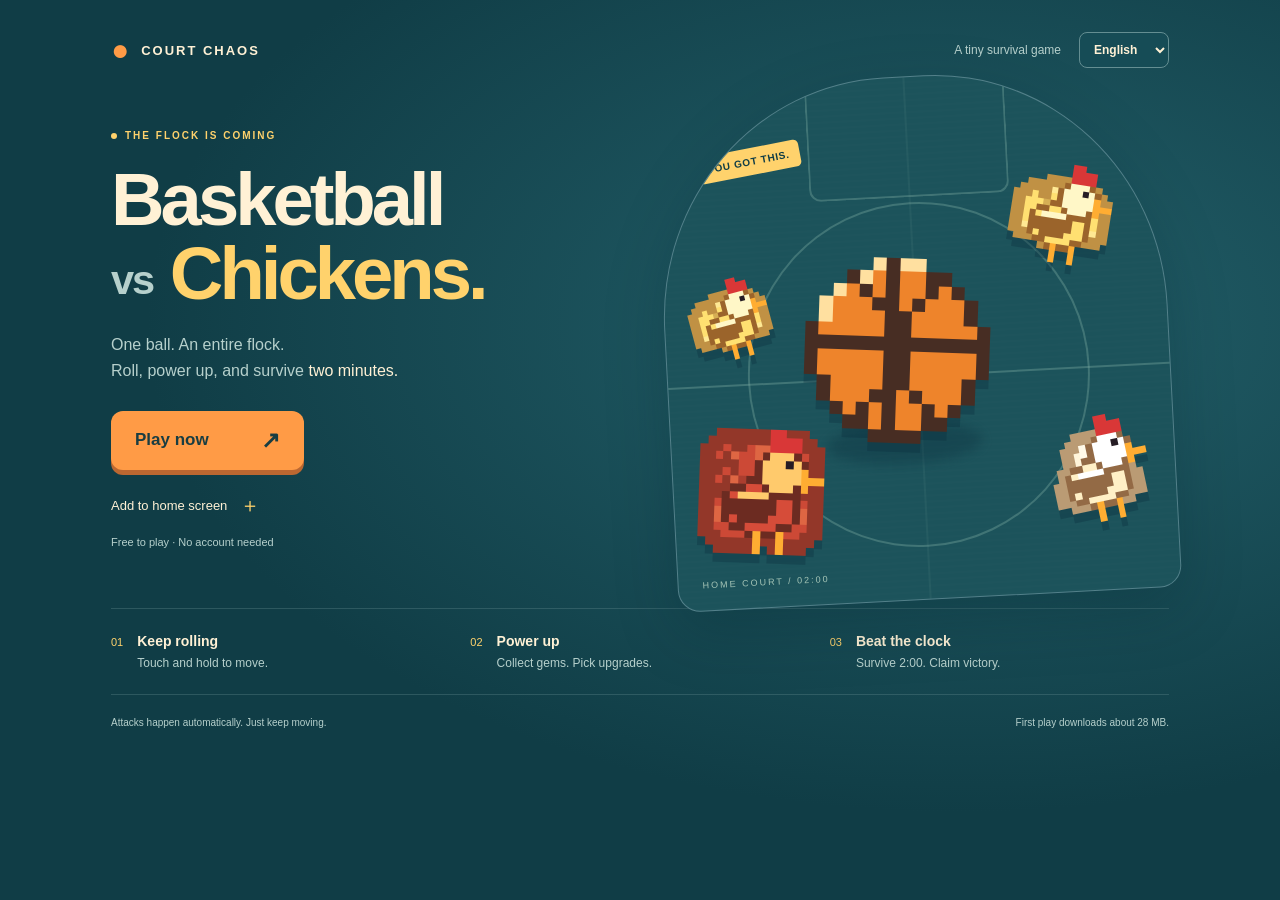
<file: index.html>
<!doctype html>
<html lang="en">
<head>
  <meta charset="utf-8">
  <meta name="viewport" content="width=device-width,initial-scale=1,viewport-fit=cover">
  <meta name="theme-color" content="#103d46">
  <meta name="apple-mobile-web-app-capable" content="yes">
  <meta name="apple-mobile-web-app-title" content="Basketball vs Chickens">
  <meta name="description" content="One basketball. An entire flock. Roll, power up and survive two minutes.">
  <title>Basketball vs Chickens</title>
  <link rel="manifest" href="manifest.webmanifest">
  <link rel="icon" href="icon-192.png" type="image/png">
  <link rel="apple-touch-icon" href="icon-192.png">
  <link rel="stylesheet" href="launcher.css?v=6">
  <script src="locale.js?v=7" defer></script>
  <script src="launcher.js?v=6" defer></script>
</head>
<body>
  <main class="cover">
    <header><a class="brand" href="./" aria-label="Basketball vs Chickens home"><span class="brand-ball" aria-hidden="true">●</span> <span data-i18n="brand">COURT CHAOS</span></a><div class="header-tools"><span class="edition" data-i18n="edition">A tiny survival game</span><label class="language-label"><span class="sr-only" data-i18n="language">Language</span><select id="language" aria-label="Language"><option value="en">English</option><option value="zh">简体中文</option></select></label></div></header>
    <div class="content">
      <div class="intro">
        <p class="eyebrow"><span></span> <span data-i18n="eyebrow">THE FLOCK IS COMING</span></p>
        <h1><span data-i18n="basketball">Basketball</span><br><span class="vs" data-i18n="vs">vs</span> <span class="yellow" data-i18n="chickens">Chickens.</span></h1>
        <p class="tagline"><span data-i18n="tagline">One ball. An entire flock.</span><br><span data-i18n="tagline2">Roll, power up, and survive </span><strong data-i18n="twoMinutes">two minutes.</strong></p>
        <div class="actions"><a class="play" href="play.html"><span data-i18n="play">Play now</span> <span aria-hidden="true">↗</span></a><button id="install" class="install" type="button"><span data-i18n="install">Add to home screen</span> <span aria-hidden="true">＋</span></button></div>
        <p class="small-note"><span data-i18n="free">Free to play · No account needed</span></p>
      </div>
      <div class="court" role="img" aria-label="A basketball faces a flock of pixel chickens on a basketball court">
        <div class="court-line"></div><div class="court-circle"></div><div class="key"></div>
        <span class="court-label"><span data-i18n="court">HOME COURT / 02:00</span></span>
        <div class="hero-shadow"></div><img class="hero" src="launcher-art/hero.png" alt="" width="180" height="180">
        <img class="chick c1" src="launcher-art/bat.png" alt="" width="84" height="84"><img class="chick c2" src="launcher-art/slime.png" alt="" width="88" height="88"><img class="chick c3" src="launcher-art/bat.png" alt="" width="66" height="66"><img class="boss" src="launcher-art/demon.png" alt="" width="108" height="108">
        <span class="badge"><span data-i18n="badge">YOU GOT THIS.</span></span>
      </div>
    </div>
    <section class="how" aria-label="How to play"><div><span class="step">01</span><p><strong data-i18n="step1">Keep rolling</strong><span data-i18n="step1text">Touch and hold to move.</span></p></div><div><span class="step">02</span><p><strong data-i18n="step2">Power up</strong><span data-i18n="step2text">Collect gems. Pick upgrades.</span></p></div><div><span class="step">03</span><p><strong data-i18n="step3">Beat the clock</strong><span data-i18n="step3text">Survive 2:00. Claim victory.</span></p></div></section>
    <footer><span data-i18n="auto">Attacks happen automatically. Just keep moving.</span><span data-i18n="download">First play downloads about 28 MB.</span></footer>
  </main>
  <dialog id="install-help" aria-labelledby="install-title"><button class="close" id="close-help" aria-label="Close instructions">×</button><img src="icon-192.png" width="64" height="64" alt=""><h2 id="install-title" data-i18n="installTitle">Your own game icon.</h2><p data-i18n="installIntro">Open this page in your phone's browser, then add it to your home screen.</p><ol><li data-i18n="ios">iPhone / Safari: tap Share, then Add to Home Screen. If shown, enable Open as Web App.</li><li data-i18n="android">Android: open the browser menu, then choose Install app or Add to Home screen.</li></ol><p class="hint" data-i18n="wechat">In WeChat? Use the top-right menu to open this link in your phone's browser first. Menu names vary by browser.</p><button id="done-help" class="play" type="button" data-i18n="gotIt">Got it</button></dialog>
</body>
</html>
</file>
<file: launcher.css>
:root{color-scheme:dark;--ink:#103d46;--cream:#fff1d5;--muted:#b6d0cc;--yellow:#ffd26c;--orange:#ff9b46}*{box-sizing:border-box}html{background:var(--ink)}body{margin:0;color:var(--cream);font-family:Arial,Helvetica,sans-serif;background:radial-gradient(ellipse at 75% 36%,#23606a 0,transparent 60%),var(--ink);min-height:100svh}button,a{-webkit-tap-highlight-color:transparent}button{font:inherit}a{color:inherit;text-decoration:none}button:focus-visible,a:focus-visible{outline:3px solid var(--yellow);outline-offset:6px}.cover{max-width:1150px;margin:auto;padding:32px 46px max(24px,env(safe-area-inset-bottom))}header{display:flex;align-items:center;justify-content:space-between;gap:18px}.brand{font-size:13px;font-weight:800;letter-spacing:2px;display:flex;align-items:center;gap:10px}.brand-ball{color:var(--orange);font-size:30px;line-height:.8}.edition{color:var(--muted);font-size:12px}.content{display:grid;grid-template-columns:1.04fr 1fr;align-items:center;gap:30px;min-height:540px}.eyebrow{font-size:10px;font-weight:700;letter-spacing:2px;color:var(--yellow);display:flex;align-items:center;gap:8px}.eyebrow>span:first-child{width:6px;height:6px;background:var(--yellow);border-radius:50%}h1{font-size:clamp(48px,5.8vw,76px);letter-spacing:-4px;line-height:.99;margin:22px 0;font-weight:900}.vs{font-size:.56em;color:var(--muted);vertical-align:middle;letter-spacing:-2px}.yellow{color:var(--yellow)}.tagline{font-size:16px;line-height:1.65;color:var(--muted)}.tagline strong{font-weight:400;color:var(--cream)}.actions{display:flex;flex-direction:column;align-items:flex-start;gap:13px;margin-top:26px}.play{display:flex;align-items:center;justify-content:space-between;gap:52px;background:var(--orange);color:#183d42;border:0;border-radius:12px;padding:18px 24px;font-weight:800;font-size:17px;cursor:pointer;box-shadow:0 5px 0 #bb6731;transition:transform .15s,background .15s}.play:hover{background:#ffb566;transform:translateY(-2px)}.play span{font-size:23px;line-height:1}.install{border:0;background:transparent;color:var(--cream);padding:9px 0;font-size:13px;cursor:pointer;display:flex;align-items:center;gap:13px}.install span{font-size:20px;color:var(--yellow)}.small-note{color:var(--muted);font-size:11px;margin:8px 0}.court{aspect-ratio:1/1.04;position:relative;overflow:hidden;border:1px solid #53808a;border-radius:46% 46% 22px 22px;background:linear-gradient(90deg,transparent 49.8%,#75a39a33 50%,transparent 50.2%),repeating-linear-gradient(0deg,#ffffff02 0 2px,transparent 2px 6px),#1c535b;box-shadow:0 20px 60px #00222c40;transform:rotate(-3deg)}.court-line{position:absolute;left:-10%;right:-10%;top:57%;height:2px;background:#80afa45c}.court-circle{position:absolute;width:68%;height:66%;left:16%;top:24%;border:2px solid #80afa45c;border-radius:50%}.key{position:absolute;width:40%;height:23%;left:30%;top:0;border:2px solid #80afa45c;border-top:0;border-radius:0 0 12px 12px}.court-label{position:absolute;bottom:20px;left:24px;font-size:9px;letter-spacing:2px;color:#a5c5b7}.court img{position:absolute;image-rendering:pixelated;object-fit:contain;filter:drop-shadow(0 9px 0 #082e3c55);height:auto}.hero{width:42%;left:25%;top:32%;transform:rotate(5deg);animation:bob 3s ease-in-out infinite}.hero-shadow{position:absolute;background:#092e3e55;width:31%;height:8%;border-radius:50%;top:66%;left:31%;filter:blur(6px)}.chick.c1{width:20%;top:18%;right:10%;transform:rotate(12deg)}.chick.c2{width:21%;bottom:13%;right:5%;transform:rotate(-9deg)}.chick.c3{width:16%;top:37%;left:5%;transform:rotate(-12deg)}.boss{width:25%;bottom:10%;left:5%;transform:rotate(5deg)}.badge{position:absolute;top:12%;left:8%;padding:8px 10px;background:var(--yellow);color:var(--ink);border-radius:5px;font-size:10px;font-weight:900;letter-spacing:.7px;transform:rotate(-8deg)}.how{display:grid;grid-template-columns:repeat(3,1fr);border-top:1px solid #57808466;border-bottom:1px solid #57808466;padding:24px 0;gap:20px}.how>div{display:flex;align-items:flex-start;gap:14px}.step{font-size:11px;color:var(--yellow);padding-top:3px}.how p{margin:0;display:flex;flex-direction:column;gap:7px}.how strong{font-size:14px}.how p>span{font-size:12px;color:var(--muted)}footer{display:flex;justify-content:space-between;gap:16px;margin-top:20px;font-size:10px;color:var(--muted);line-height:1.6}dialog{width:min(420px,calc(100% - 32px));max-height:85svh;overflow:auto;background:#163f48;color:var(--cream);border:1px solid #658a88;border-radius:20px;padding:30px;font-size:14px;line-height:1.65;box-shadow:0 25px 100px #001a25b3}dialog::backdrop{background:#051c26cf;backdrop-filter:blur(5px)}dialog img{border-radius:15px}dialog h2{font-size:25px;letter-spacing:-1px;margin:16px 0 8px}dialog p,dialog li{color:var(--muted)}dialog strong{color:var(--cream)}dialog ol{padding-left:20px}dialog li+li{margin-top:14px}.close{position:absolute;right:16px;top:12px;background:none;color:var(--cream);border:0;font-size:30px;cursor:pointer;padding:4px 8px}.hint{font-size:12px;border-top:1px solid #658a8855;padding-top:16px}dialog .play{width:100%;justify-content:center;padding:13px;margin-top:20px;font-size:14px}@keyframes bob{50%{transform:translateY(-8px) rotate(5deg)}}@media(prefers-reduced-motion:reduce){*{animation:none!important;transition:none!important}}@media(max-width:650px){.cover{padding:24px 24px max(24px,env(safe-area-inset-bottom))}.edition{font-size:10px}.brand{font-size:11px;letter-spacing:1.4px}.content{grid-template-columns:1fr;gap:24px;min-height:0;padding:36px 0 26px}.intro{position:relative;z-index:1}h1{font-size:clamp(44px,12.5vw,68px);letter-spacing:-2.6px;margin:18px 0}.eyebrow{font-size:9px;margin:0}.tagline{font-size:14px;line-height:1.6;margin:0}.actions{margin-top:21px;gap:10px}.play{width:100%;max-width:360px;padding:16px 22px}.install{padding:9px 2px}.court{width:100%;aspect-ratio:1.55;transform:none;border-radius:18px;background-color:#205862}.hero{width:31%;left:32%;top:17%}.hero-shadow{top:74%}.chick.c1{width:16%;top:6%;right:12%}.chick.c2{width:16%;bottom:8%;right:5%}.chick.c3{width:14%;top:24%;left:5%}.boss{width:18%;left:12%;bottom:9%}.court-label{font-size:8px;bottom:13px;left:18px}.badge{font-size:8px;left:25%;top:9%}.how{gap:15px;padding:20px 0;grid-template-columns:1fr}.how>div{gap:14px;align-items:center}.how p{flex-direction:row;align-items:baseline;gap:12px;flex-wrap:wrap}.how strong{font-size:12px;min-width:86px}.how p>span{font-size:11px}.step{padding:0;font-size:10px}footer{flex-direction:column;gap:4px;margin-top:16px;font-size:10px}}@media(max-width:360px){.cover{padding-left:18px;padding-right:18px}.edition{display:none}h1{font-size:43px}.how p{gap:6px}.how strong{min-width:80px}}
.install[hidden]{display:none}
.header-tools{display:flex;align-items:center;gap:18px}.language-label select{font:600 12px Arial,sans-serif;padding:8px 10px;color:var(--cream);background:#164c56;border:1px solid #648e92;border-radius:8px;cursor:pointer;min-height:36px}.language-label select:focus-visible{outline:2px solid var(--yellow);outline-offset:3px}.sr-only{position:absolute;width:1px;height:1px;padding:0;margin:-1px;overflow:hidden;clip:rect(0,0,0,0);white-space:nowrap;border:0}html[lang=zh-CN] h1{letter-spacing:0;line-height:1.15}html[lang=zh-CN] .eyebrow span:not(:first-child){width:auto;height:auto;background:none;border-radius:0}html[lang=zh-CN] .play>span:first-child{font-size:17px;line-height:1.3}@media(max-width:650px){.header-tools .edition{display:none}.header-tools{gap:8px}.language-label select{font-size:12px;padding:7px 8px}html[lang=zh-CN] h1{font-size:58px}html[lang=zh-CN] .how strong{min-width:70px}}

.play>span[data-i18n]{font-size:17px;line-height:1.3}.install>span[data-i18n]{font-size:13px;color:var(--cream)}
</file>
